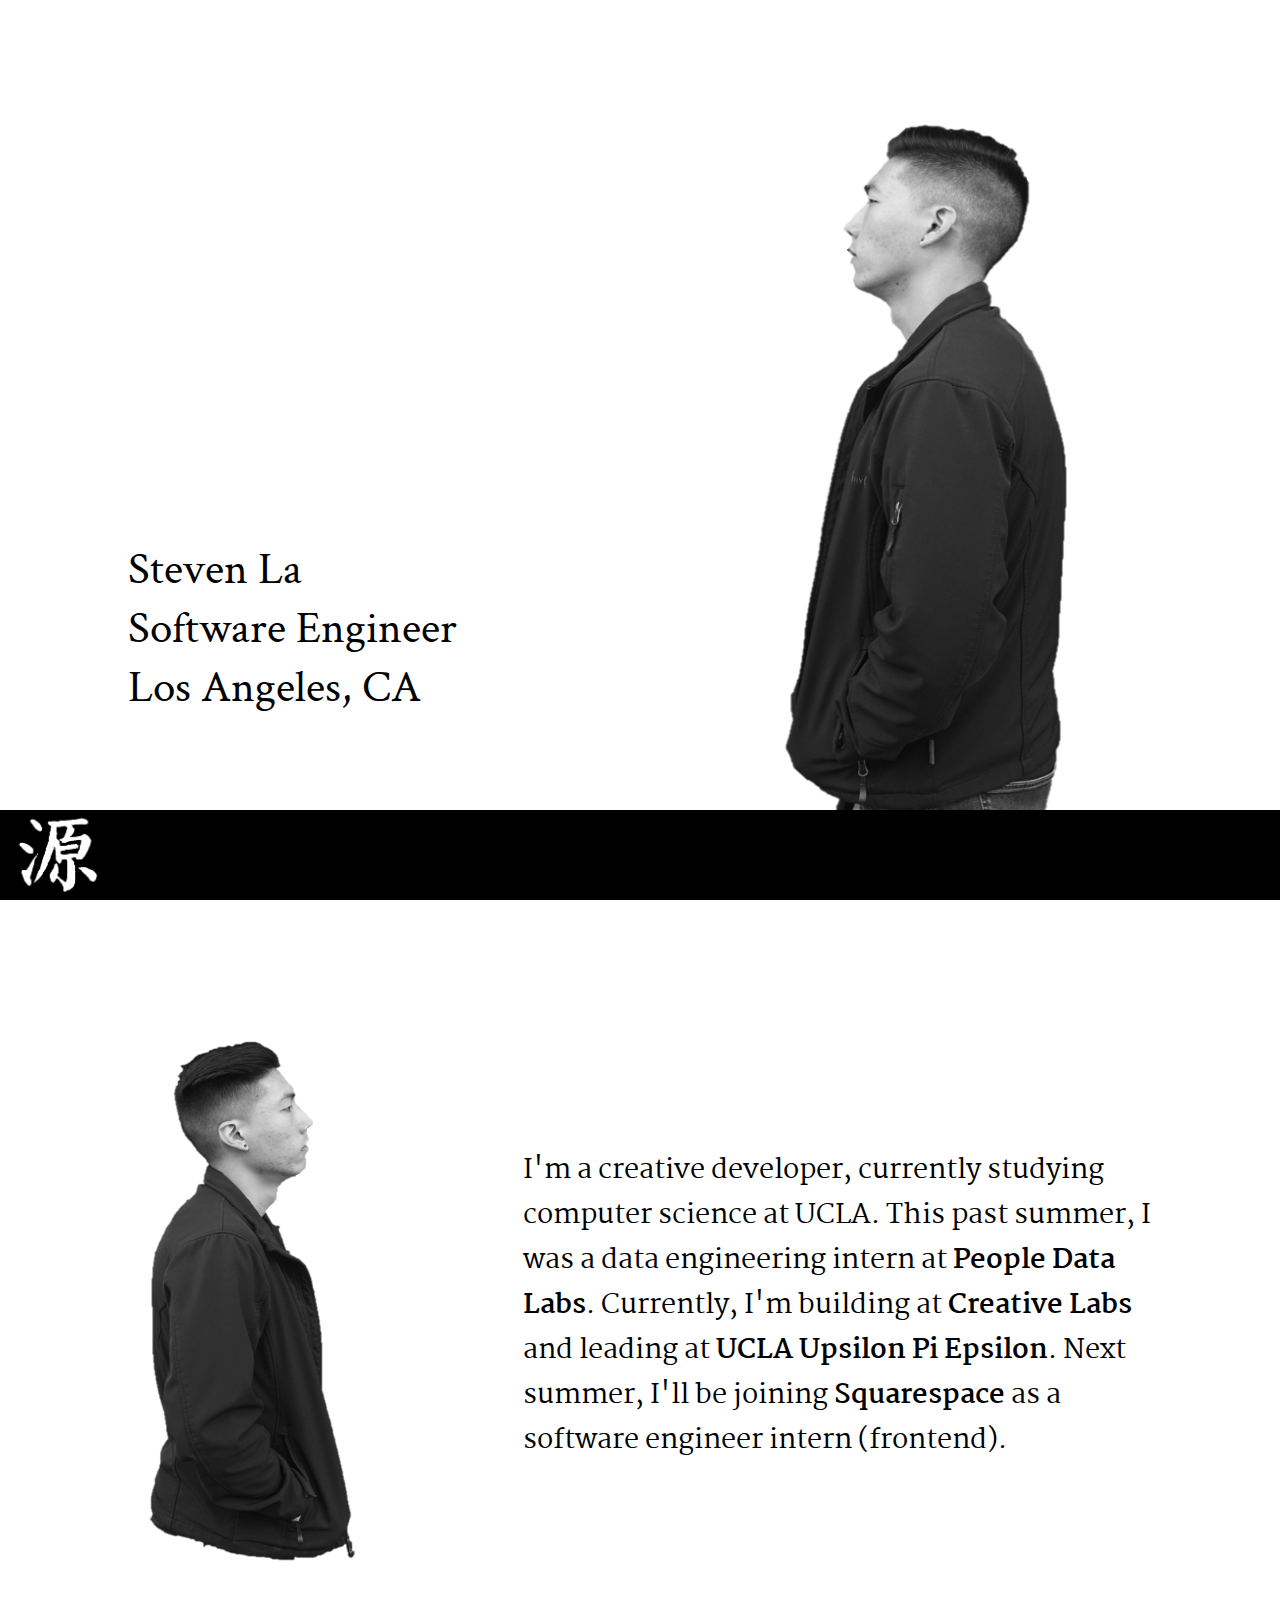
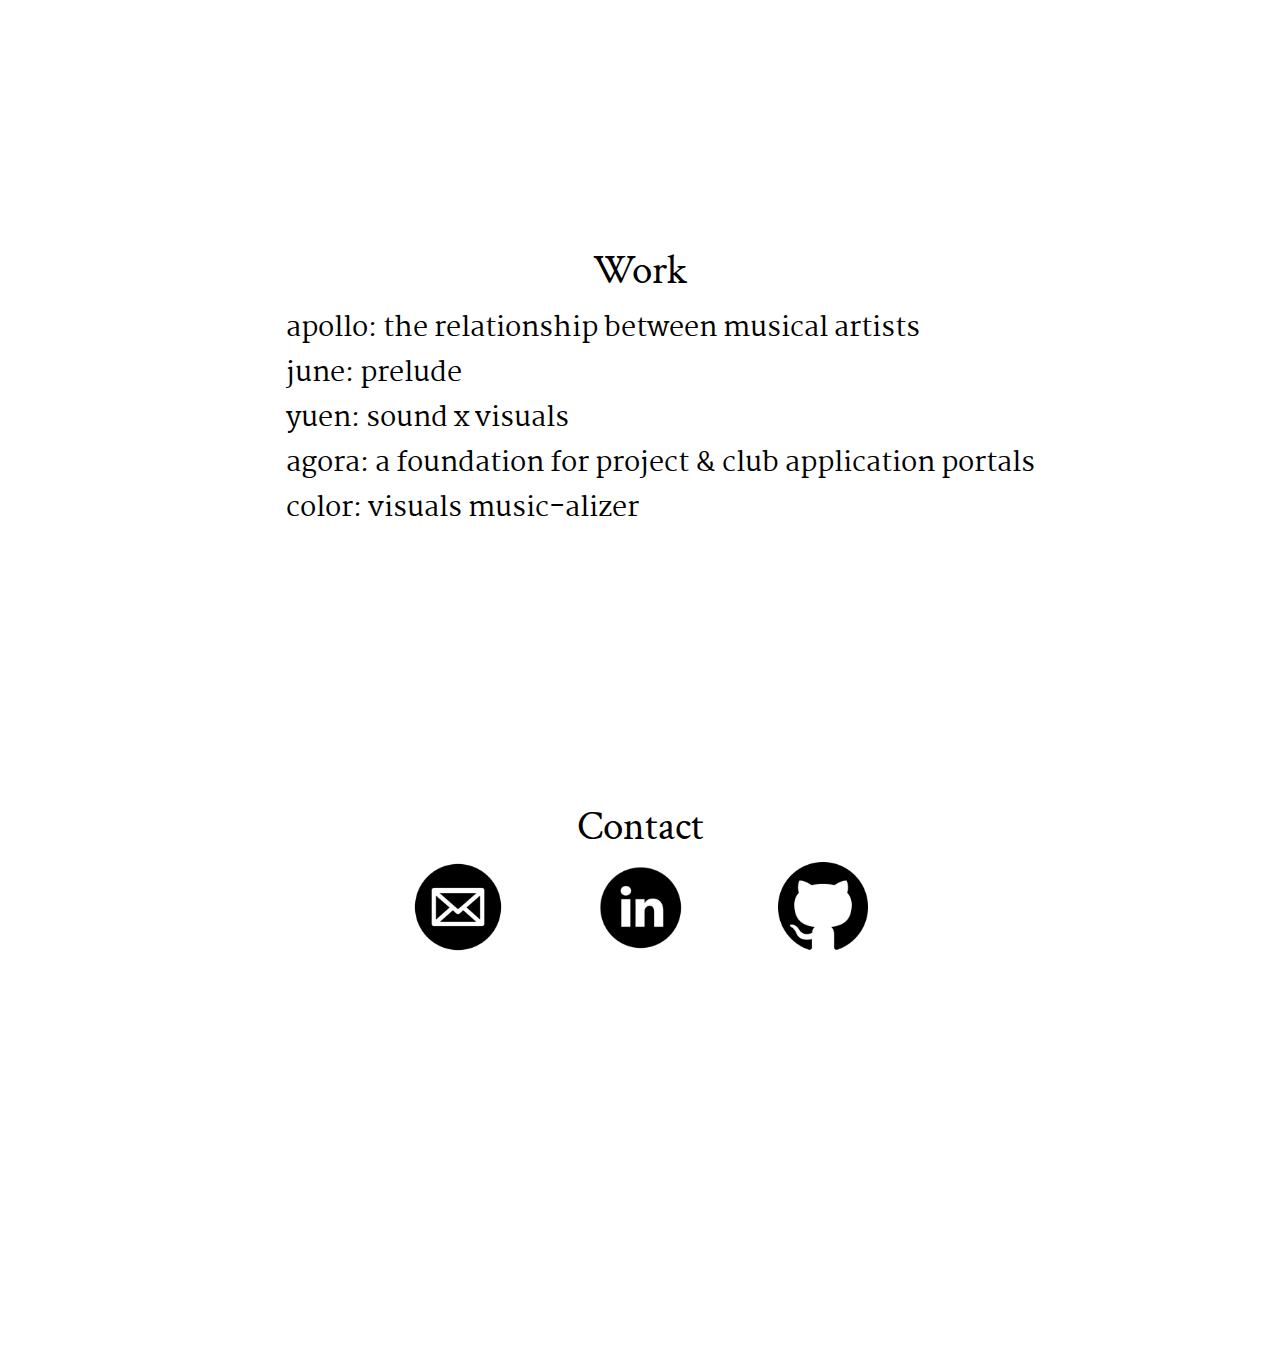
<file: index.html>
<!DOCTYPE html>
<html>
  <head>
    <meta charset="utf-8" />
    <meta http-equiv="X-UA-Compatible" content="IE=edge" />
    <meta name="viewport" content="width=device-width, initial-scale=1" />
    <title>steven la</title>
    <link rel="stylesheet" type="text/css" href="css/style.css" />
    <link
      href="https://fonts.googleapis.com/css?family=Crimson+Text|Martel"
      rel="stylesheet"
    />
    <link
      rel="shortcut icon"
      type="image/x-icon"
      href="imgs/black_circle.png"
    />
  </head>

  <body>
    <div id="landing_blurb">
      <div><span>Steven La</span></div>
      <div><span>Software Engineer</span></div>
      <div><span>Los Angeles, CA</span></div>
    </div>

    <div id="push_sticky">
      <div id="arrow"><img src="imgs/arrow.png" /></div>
    </div>

    <div id="landing_img_div"><img src="imgs/landing_me.png" /></div>

    <div id="sticky_header"><img src="imgs/yuen.png" /></div>

    <div id="about_section">
      <div id="flex_1">
        <img src="imgs/me.png" />
        <div id="description">
          I'm a creative developer, currently studying computer science at UCLA.
          This past summer, I was a data engineering intern at
          <a
            href="https://www.peopledatalabs.com/"
            target="_blank"
            class="description_link"
            >People Data Labs</a
          >. Currently, I'm building at
          <a
            href="https://creativelabsucla.com/"
            target="_blank"
            class="description_link"
            >Creative Labs</a
          >
          and leading at
          <a
            href="https://upe.seas.ucla.edu/"
            target="_blank"
            class="description_link"
            >UCLA Upsilon Pi Epsilon</a
          >. Next summer, I'll be joining
          <a
            href="https://www.squarespace.com/"
            target="_blank"
            class="description_link"
            >Squarespace</a
          >
          as a software engineer intern (frontend).
        </div>
      </div>

      <div id="flex_2">
        <span id="work_title">Work</span>
        <ul>
          <li>
            <a
              href="https://apollo-musicalartists.herokuapp.com/"
              target="_blank"
            >
              <span> apollo: the relationship between musical artists </span>
            </a>
          </li>
          <li>
            <a href="https://june-prelude.herokuapp.com/" target="_blank">
              <span>june: prelude</span>
            </a>
          </li>
          <li>
            <a href="https://yuen-soundxvisuals.herokuapp.com/" target="_blank">
              <span>yuen: sound x visuals</span>
            </a>
          </li>
          <li>
            <a href="https://creativelabsucla.com/" target="_blank">
              <span>
                agora: a foundation for project & club application portals
              </span>
            </a>
          </li>
          <li>
            <a href="https://styvone.github.io/color/" target="_blank">
              <span>color: visuals music-alizer</span>
            </a>
          </li>
        </ul>
      </div>

      <div id="flex_3">
        <span id="contact_title">Contact</span>
        <div id="contact_icons_div">
          <a href="mailto:stevenla@g.ucla.edu" target="_blank">
            <img class="hvr-grow" src="imgs/mail.png" />
          </a>
          <a href="https://www.linkedin.com/in/stevenla14/" target="_blank">
            <img class="hvr-grow" src="imgs/linkedin.png" />
          </a>
          <a href="https://github.com/styvone" target="_blank">
            <img class="hvr-grow" src="imgs/github.png" />
          </a>
        </div>
      </div>

      <div id="push_about"></div>
    </div>

    <div id="bottom_header"></div>

    <script>
      setTimeout(() => {
        document.getElementById("arrow").style.display = "block";
      }, 4000);
    </script>
  </body>
</html>
</file>
<file: css/style.css>
body {
  margin: 0;
}

#landing_blurb {
  position: absolute;
  top: 60%;
  left: 10%;
  display: inline-block;
  font-size: 5vmin;
  font-family: "Crimson Text", serif;
}

#landing_img_div {
  position: absolute;
  right: 13%;
  top: 10vmin;
}

#landing_img_div img {
  height: 80vmin;
  width: 40vmin;
}

#arrow {
  display: none;
  position: absolute;
  bottom: 11vh;
  left: 0;
  right: 0;
  margin-right: auto;
  margin-left: auto;
  width: max-content;
  animation: scroll_down 1.2s infinite alternate;
}

@keyframes scroll_down {
  0% {
    transform: translateY(0vmin);
  }
  100% {
    transform: translateY(2vmin);
  }
}

#arrow img {
  height: 6vmin;
  width: auto;
}

#sticky_header {
  background-color: black;
  position: sticky;
  position: -webkit-sticky;
  height: 10vh;
  top: 0;
  z-index: 1;
}

#sticky_header img {
  height: 10vh;
  margin-left: 1%;
}

#bottom_header {
  height: 10vh;
  width: 100vw;
  background-color: black;
  position: fixed;
  bottom: 0;
}

#push_sticky {
  height: 90vh;
}

#about_section {
  height: auto;
  width: 100%;
}

#flex_1 {
  display: flex;
  justify-content: space-evenly;
  align-items: center;
  height: auto;
  width: 100%;
}

#flex_1 img {
  height: 60vmin;
  width: 30vmin;
  margin: 15vmin 1.5vmin 15vmin 1vmin;
}

#description {
  height: 50%;
  width: 50%;
  margin: 15vmin 1vmin 15vmin 1.5vmin;
  font-size: 3vmin;
  font-family: "Martel", serif;
}

#flex_2 {
  display: flex;
  justify-content: center;
  align-items: center;
  flex-direction: column;
  height: auto;
  width: 100%;
}

#work_title {
  font-family: "Crimson Text", serif;
  font-size: 4.5vmin;
  margin: 15vmin 1vmin 0.5vmin 1vmin;
}

#flex_2 ul {
  font-size: 3vmin;
  font-family: "Martel", serif;
  list-style-type: none;
  margin: 0.5vmin 1vmin 15vmin 1vmin;
}

a {
  transition: color 0.75s ease;
  text-decoration: none;
  color: black;
}

a:focus,
a:visited {
  text-decoration: none;
  color: black;
}

a:hover {
  color: white;
}

#flex_3 {
  display: flex;
  justify-content: center;
  align-items: center;
  flex-direction: column;
  height: auto;
  width: 100%;
}

#contact_title {
  font-family: "Crimson Text", serif;
  font-size: 4.5vmin;
  margin: 15vmin 1vmin 0.5vmin 1vmin;
}

#contact_icons_div {
  display: flex;
  justify-content: space-evenly;
  align-items: center;
  height: auto;
  width: 50%;
  margin: 0.5vmin 1vmin 35vmin 1vmin;
}

#contact_icons_div img {
  height: 10vmin;
  width: 10vmin;
}

/* GROW animation */
.hvr-grow {
  display: inline-block;
  vertical-align: middle;
  -webkit-transform: perspective(1px) translateZ(0);
  transform: perspective(1px) translateZ(0);
  box-shadow: 0 0 1px rgba(0, 0, 0, 0);
  -webkit-transition-duration: 0.5s;
  transition-duration: 0.5s;
  -webkit-transition-property: transform;
  transition-property: transform;
}
.hvr-grow:hover,
.hvr-grow:focus,
.hvr-grow:active {
  -webkit-transform: scale(1.1);
  transform: scale(1.1);
}

#push_about {
  height: 10vh;
  width: 100vw;
}

.description_link {
  font-weight: bold;
}

@media (max-width: 1024px) and (max-height: 1366px) {
  #flex_1 img {
    display: none;
  }

  #landing_img_div img {
    display: none;
  }

  #landing_img_div {
    display: none;
  }

  #description {
    text-align: center;
    margin: 15vmin 1vmin 15vmin 1vmin;
  }
}
</file>
